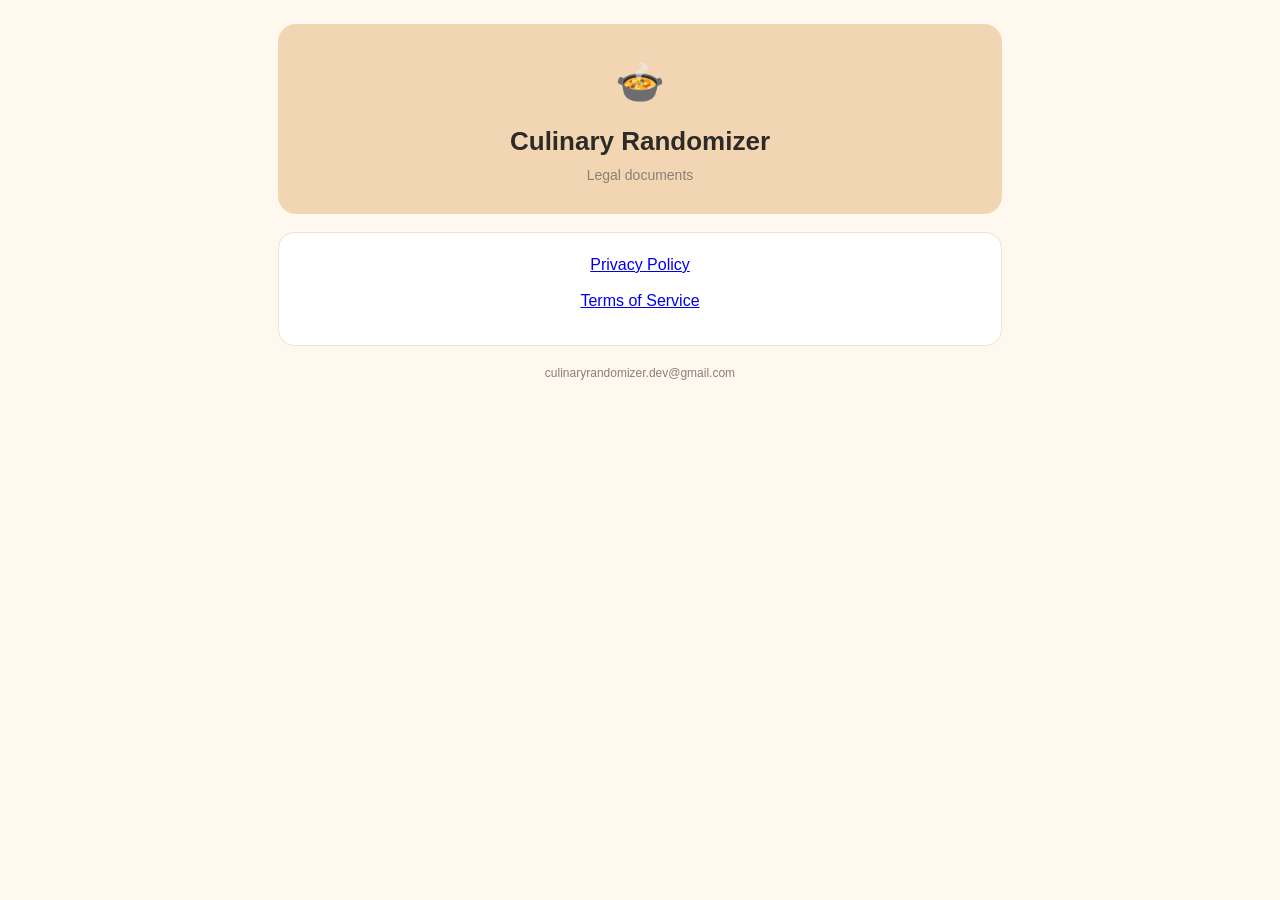
<file: index.html>
<!DOCTYPE html>
<html lang="en">
<head>
<meta charset="UTF-8" />
<meta name="viewport" content="width=device-width, initial-scale=1.0" />
<title>Culinary Randomizer — Legal</title>
<link rel="stylesheet" href="style.css" />
</head>
<body>
<div class="page">
  <div class="header">
    <div style="font-size:40px;">🍲</div>
    <h1>Culinary Randomizer</h1>
    <div class="brand">Legal documents</div>
  </div>

  <div class="card" style="text-align:center;">
    <p><a href="privacy-policy.html">Privacy Policy</a></p>
    <p><a href="terms-of-service.html">Terms of Service</a></p>
  </div>

  <div class="updated">culinaryrandomizer.dev@gmail.com</div>
</div>
</body>
</html>
</file>
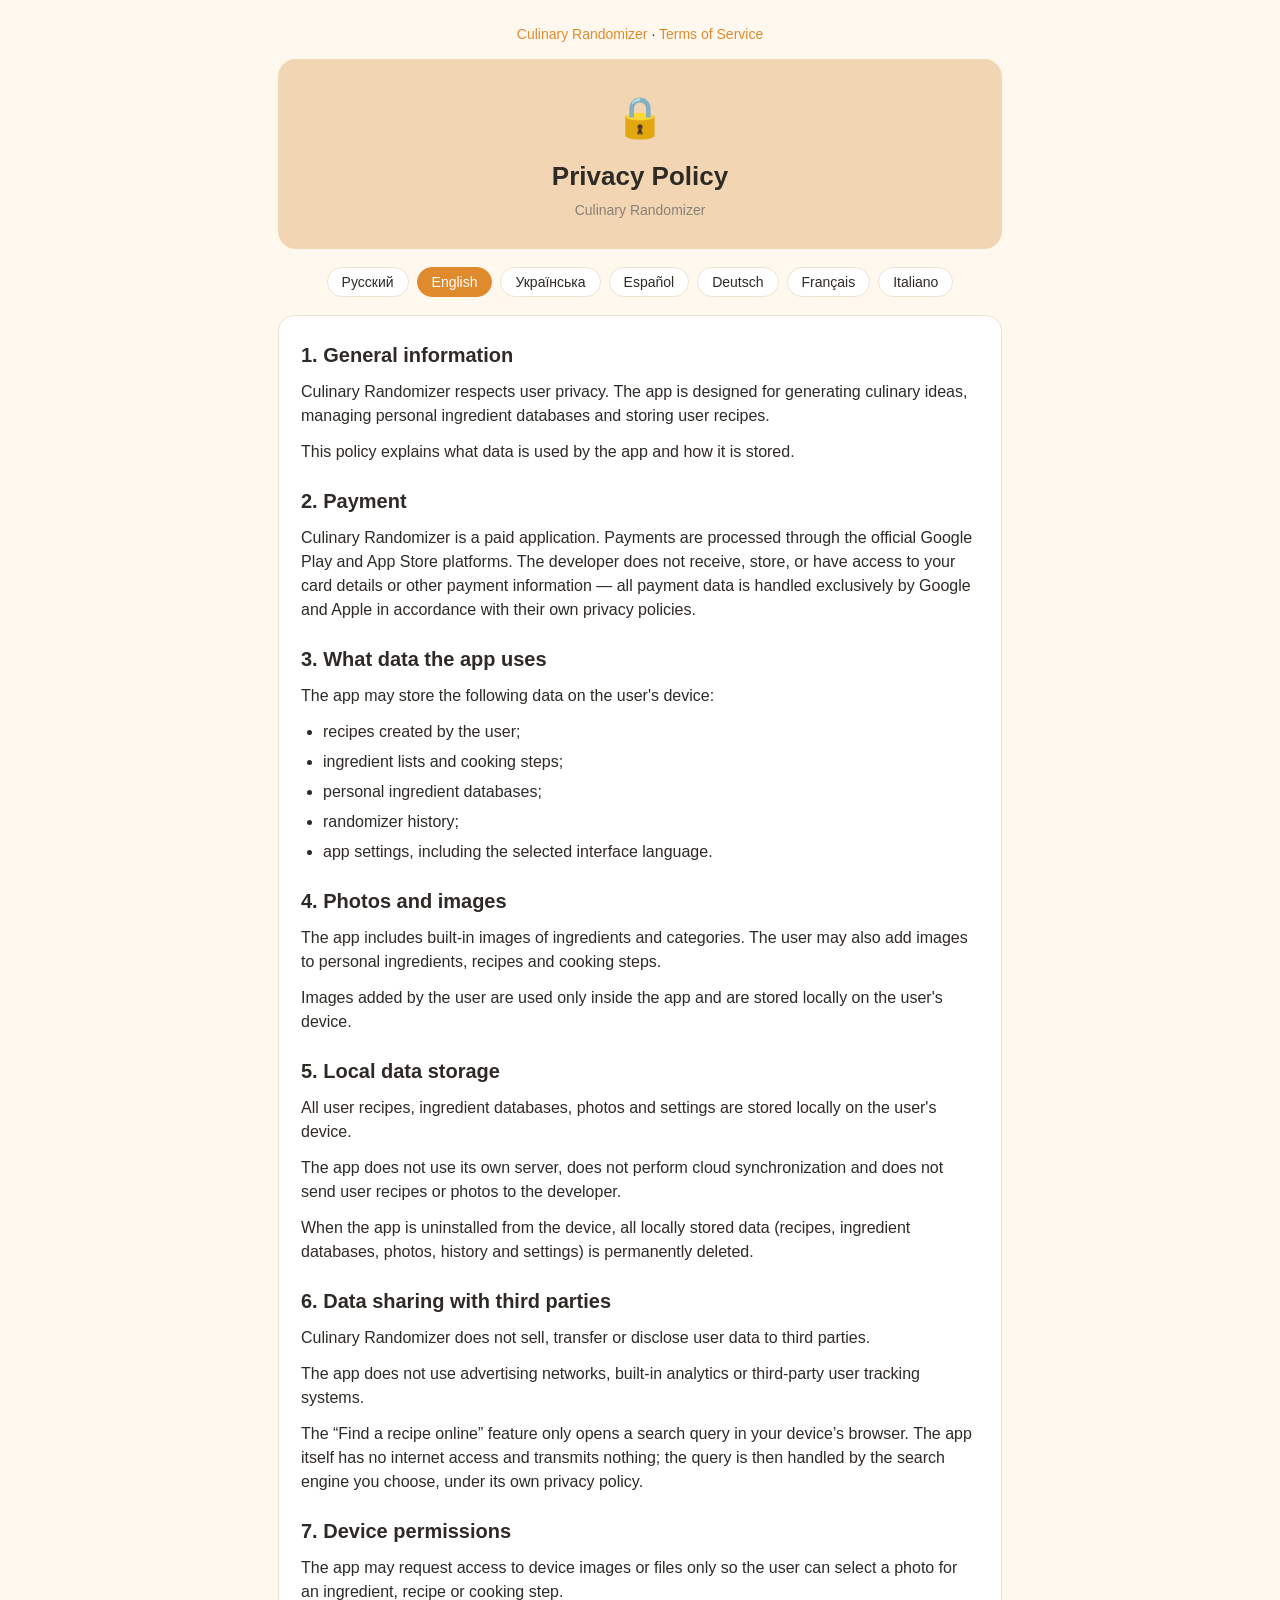
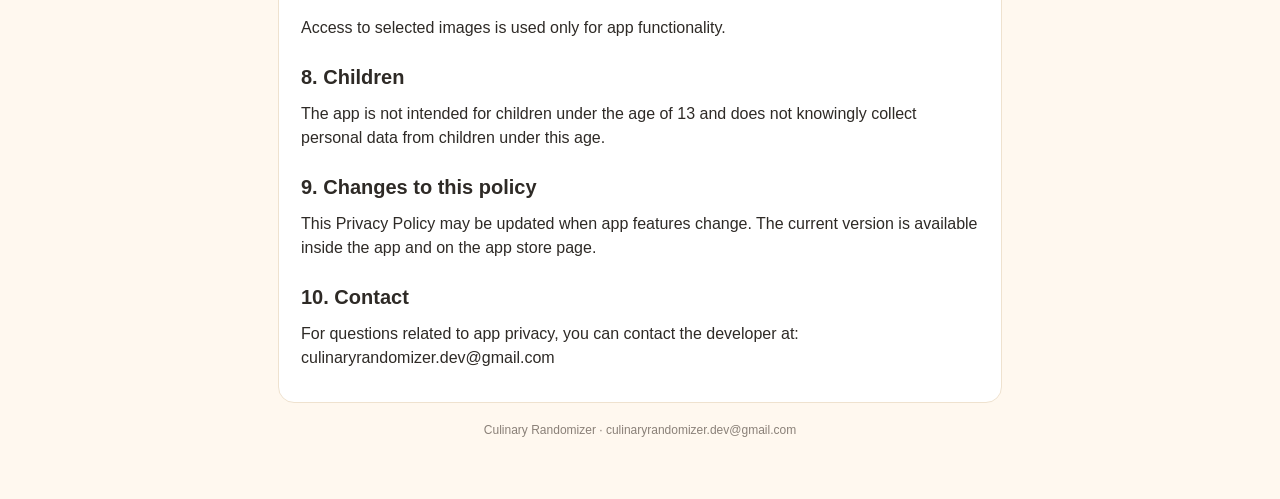
<file: privacy-policy.html>
<!DOCTYPE html>
<html lang="en">
<head>
<meta charset="UTF-8" />
<meta name="viewport" content="width=device-width, initial-scale=1.0" />
<title>Privacy Policy — Culinary Randomizer</title>
<link rel="stylesheet" href="style.css" />
</head>
<body>
<div class="page">
  <div class="nav-links">
    <a href="index.html">Culinary Randomizer</a> · <a href="terms-of-service.html">Terms of Service</a>
  </div>

  <div class="header">
    <div style="font-size:40px;" id="doc-icon">🔒</div>
    <h1 id="doc-title">Privacy Policy</h1>
    <div class="brand">Culinary Randomizer</div>
  </div>

  <div class="lang-switch" id="lang-switch"></div>

  <div class="card" id="card"></div>

  <div class="updated">Culinary Randomizer · culinaryrandomizer.dev@gmail.com</div>
</div>

<script src="data.js"></script>
<script>const DOC = PRIVACY_DOC;</script>
<script src="render.js"></script>
</body>
</html>
</file>
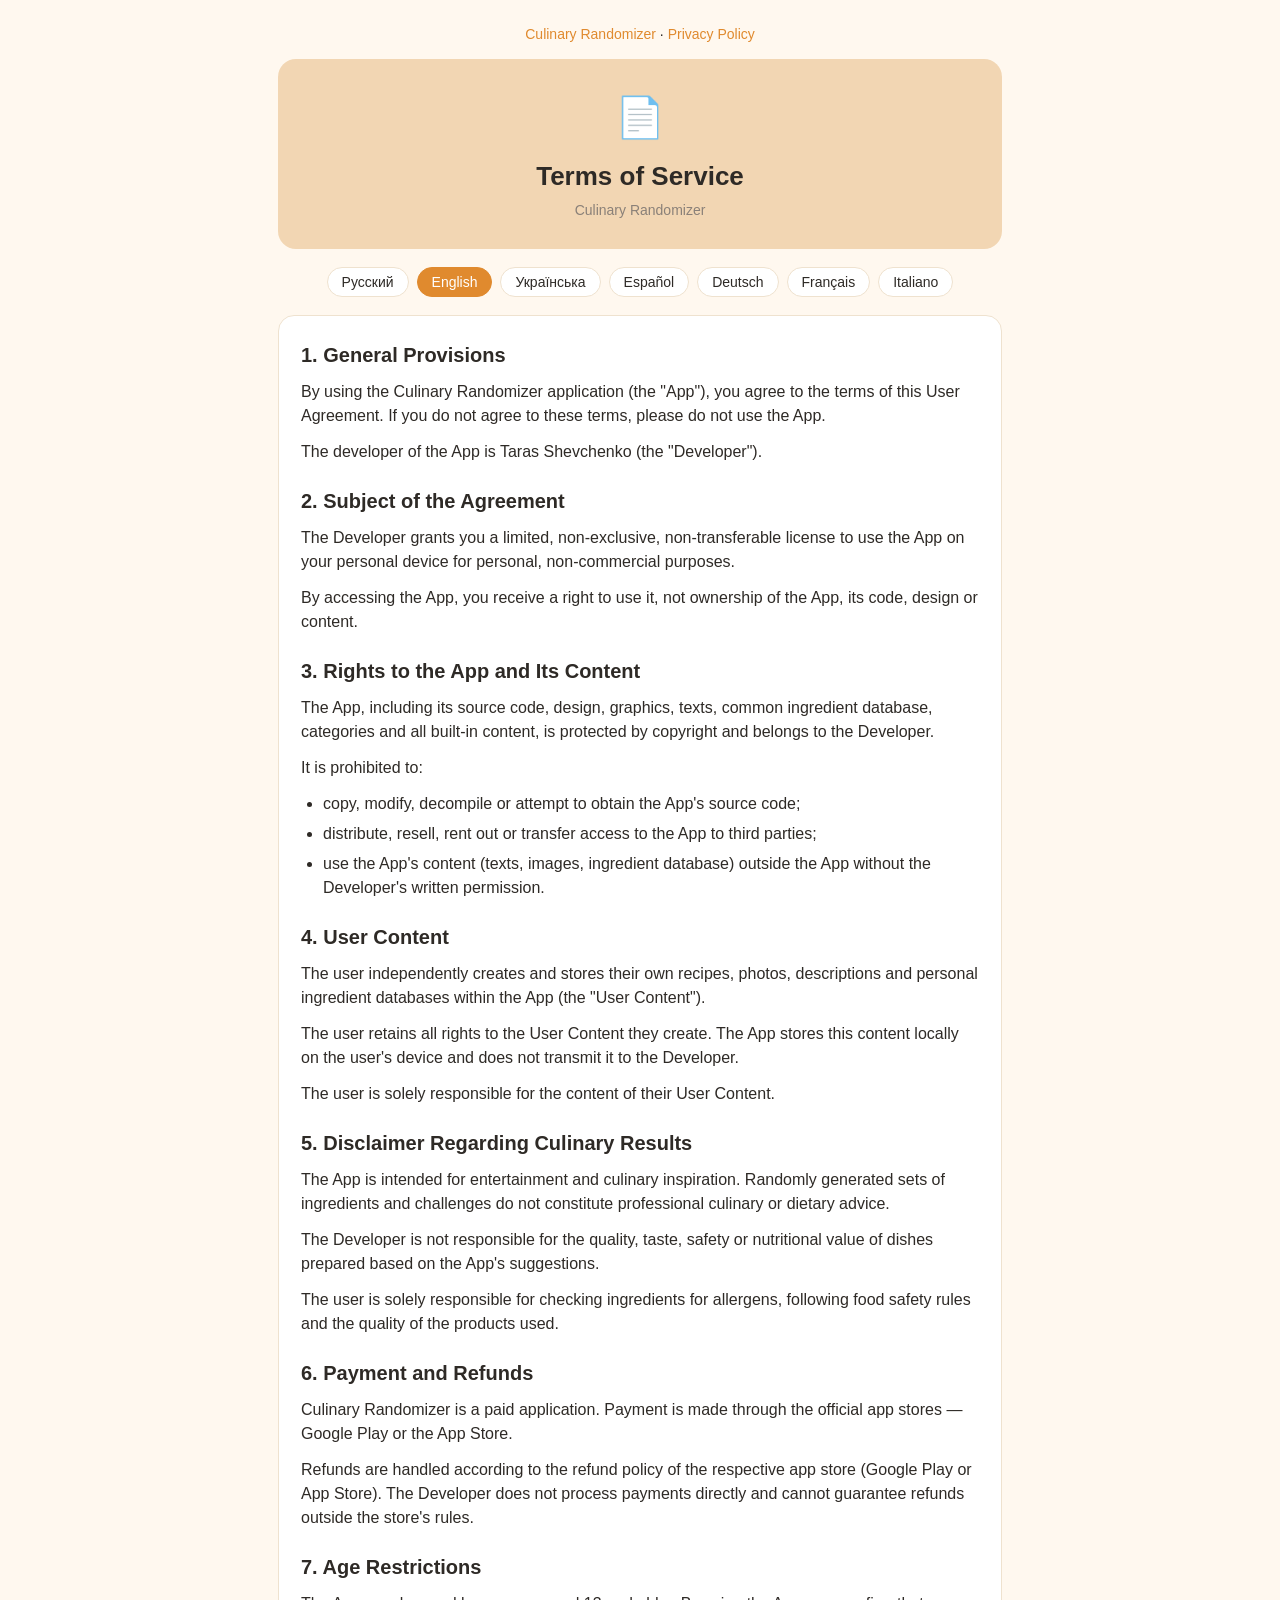
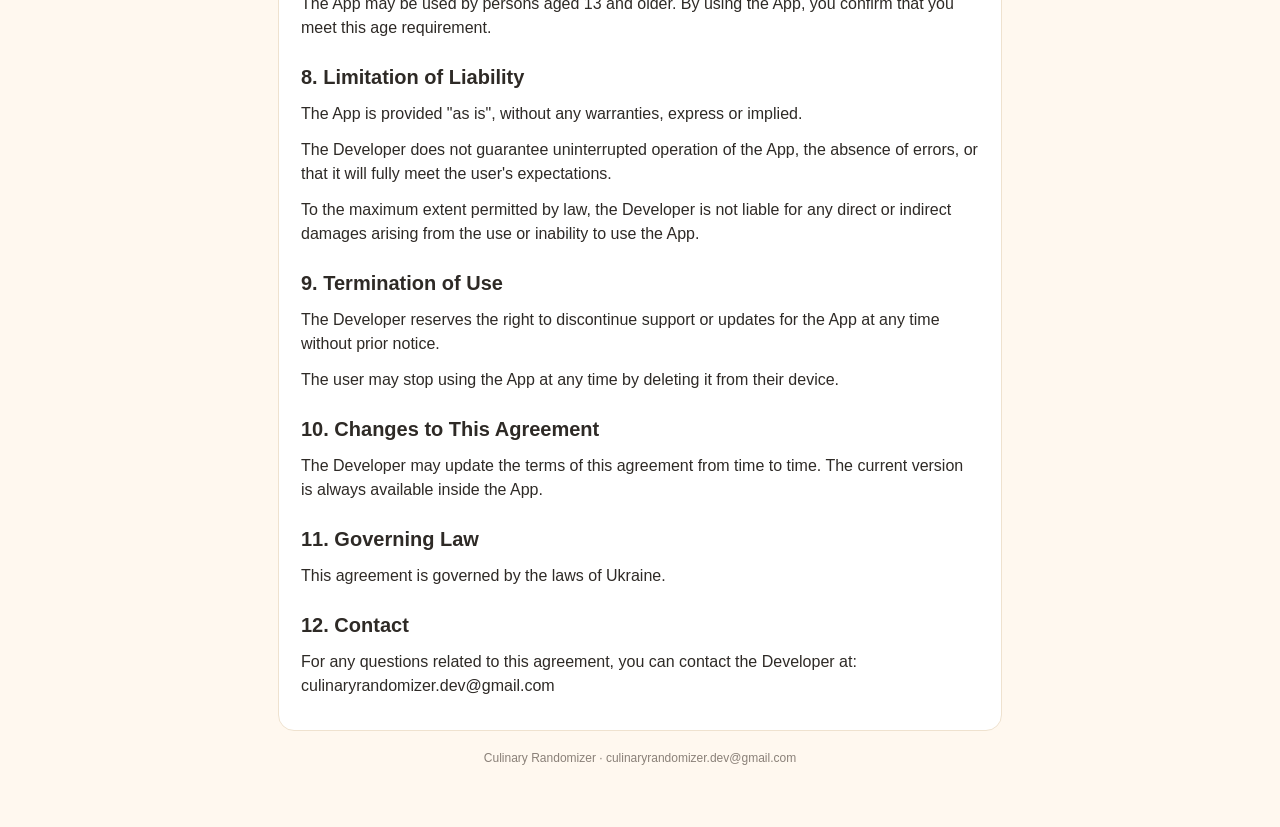
<file: terms-of-service.html>
<!DOCTYPE html>
<html lang="en">
<head>
<meta charset="UTF-8" />
<meta name="viewport" content="width=device-width, initial-scale=1.0" />
<title>Terms of Service — Culinary Randomizer</title>
<link rel="stylesheet" href="style.css" />
</head>
<body>
<div class="page">
  <div class="nav-links">
    <a href="index.html">Culinary Randomizer</a> · <a href="privacy-policy.html">Privacy Policy</a>
  </div>

  <div class="header">
    <div style="font-size:40px;" id="doc-icon">📄</div>
    <h1 id="doc-title">Terms of Service</h1>
    <div class="brand">Culinary Randomizer</div>
  </div>

  <div class="lang-switch" id="lang-switch"></div>

  <div class="card" id="card"></div>

  <div class="updated">Culinary Randomizer · culinaryrandomizer.dev@gmail.com</div>
</div>

<script src="data.js"></script>
<script>const DOC = TERMS_DOC;</script>
<script src="render.js"></script>
</body>
</html>
</file>
<file: style.css>
:root {
  --bg: #FFF8EF;
  --card: #FFFFFF;
  --accent: #E08A2E;
  --text: #2E2A26;
  --muted: #8A8078;
  --header-bg: #F2D6B3;
  --border: #EFE2CF;
}

* {
  box-sizing: border-box;
}

body {
  margin: 0;
  font-family: -apple-system, "Segoe UI", Roboto, Helvetica, Arial, sans-serif;
  background: var(--bg);
  color: var(--text);
  line-height: 1.5;
}

.page {
  max-width: 760px;
  margin: 0 auto;
  padding: 24px 18px 60px;
}

.header {
  background: var(--header-bg);
  border-radius: 18px;
  padding: 28px 22px;
  text-align: center;
  margin-bottom: 18px;
}

.header h1 {
  margin: 10px 0 4px;
  font-size: 26px;
}

.header .brand {
  color: var(--muted);
  font-size: 14px;
}

.lang-switch {
  display: flex;
  flex-wrap: wrap;
  gap: 8px;
  justify-content: center;
  margin-bottom: 18px;
}

.lang-switch button {
  border: 1px solid var(--border);
  background: var(--card);
  color: var(--text);
  padding: 6px 14px;
  border-radius: 999px;
  font-size: 14px;
  cursor: pointer;
}

.lang-switch button.active {
  background: var(--accent);
  color: #fff;
  border-color: var(--accent);
}

.card {
  background: var(--card);
  border-radius: 16px;
  padding: 20px 22px;
  border: 1px solid var(--border);
}

.card h2 {
  font-size: 20px;
  margin: 22px 0 10px;
}

.card h2:first-child {
  margin-top: 4px;
}

.card p {
  margin: 0 0 12px;
}

.card ul {
  margin: 0 0 12px;
  padding-left: 22px;
}

.card li {
  margin-bottom: 6px;
}

.nav-links {
  text-align: center;
  margin-bottom: 14px;
  font-size: 14px;
}

.nav-links a {
  color: var(--accent);
  text-decoration: none;
}

.nav-links a:hover {
  text-decoration: underline;
}

.updated {
  text-align: center;
  color: var(--muted);
  font-size: 12px;
  margin-top: 18px;
}
</file>
